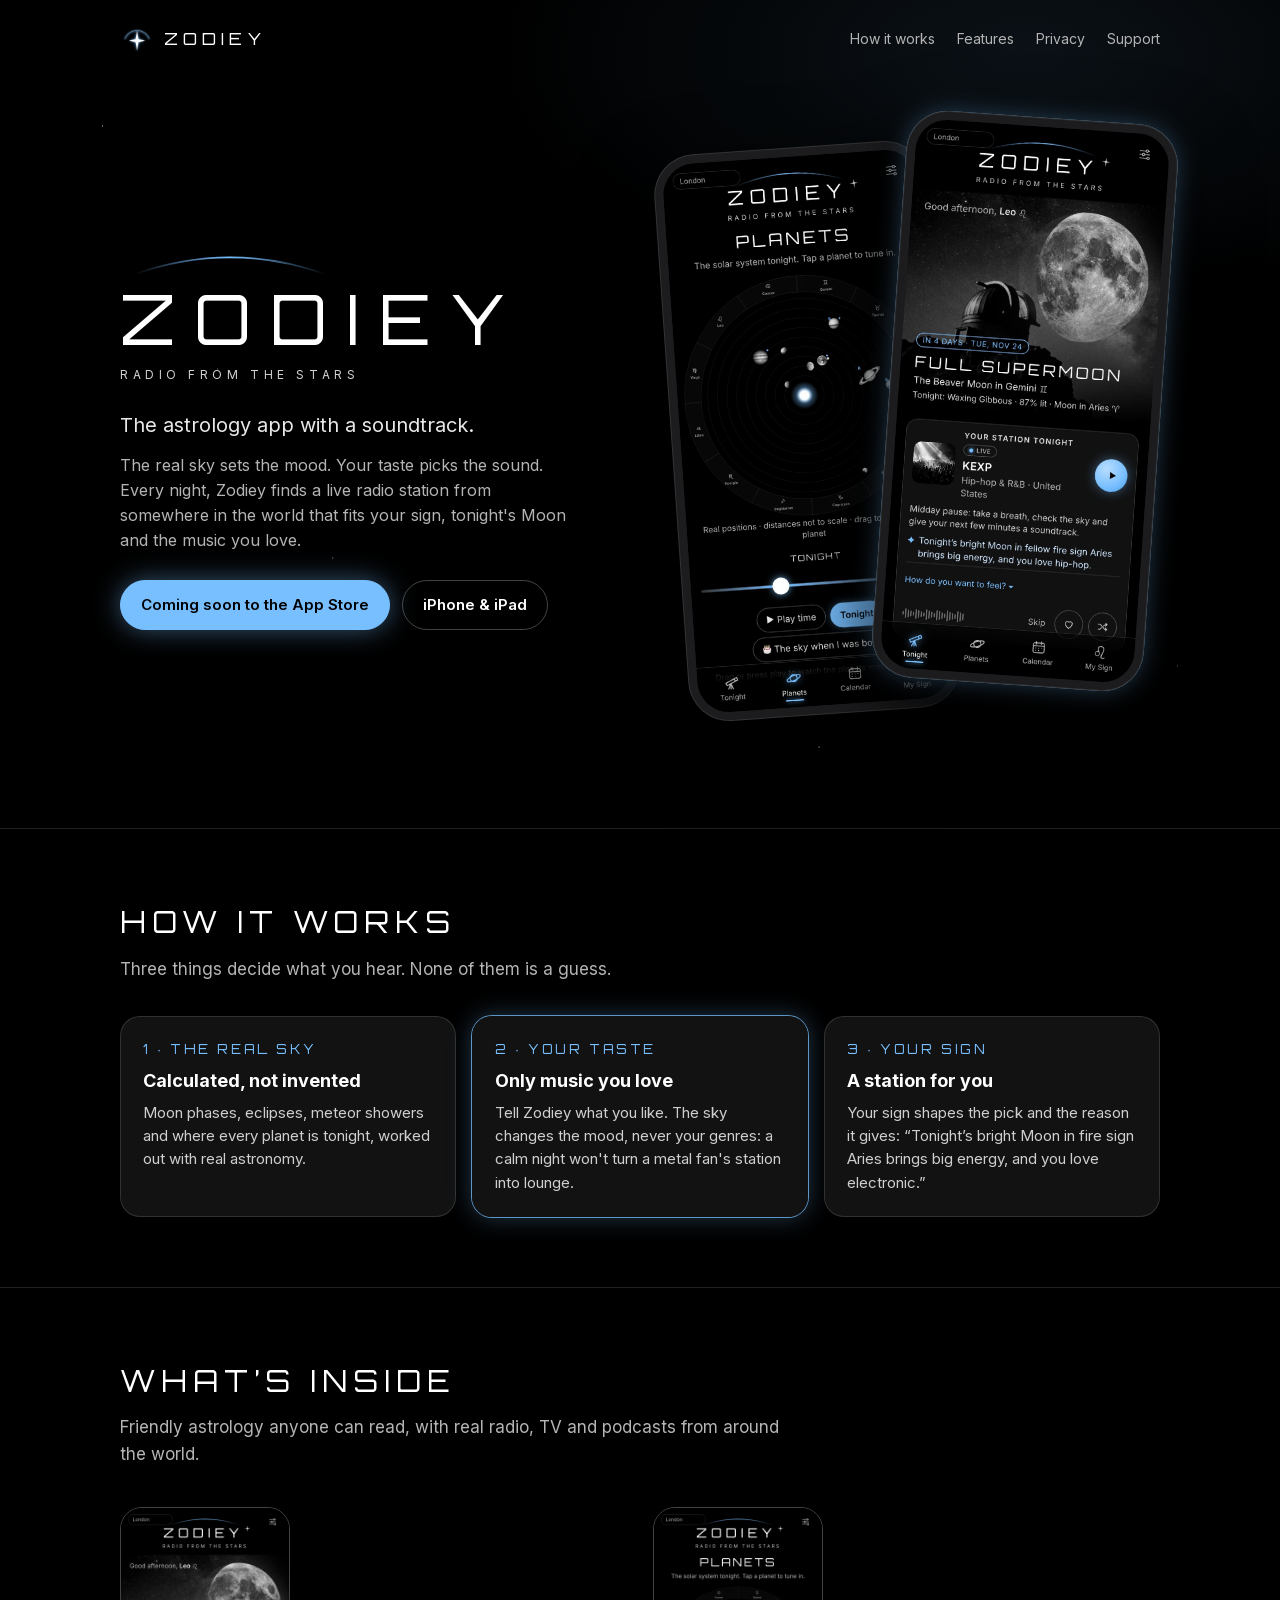
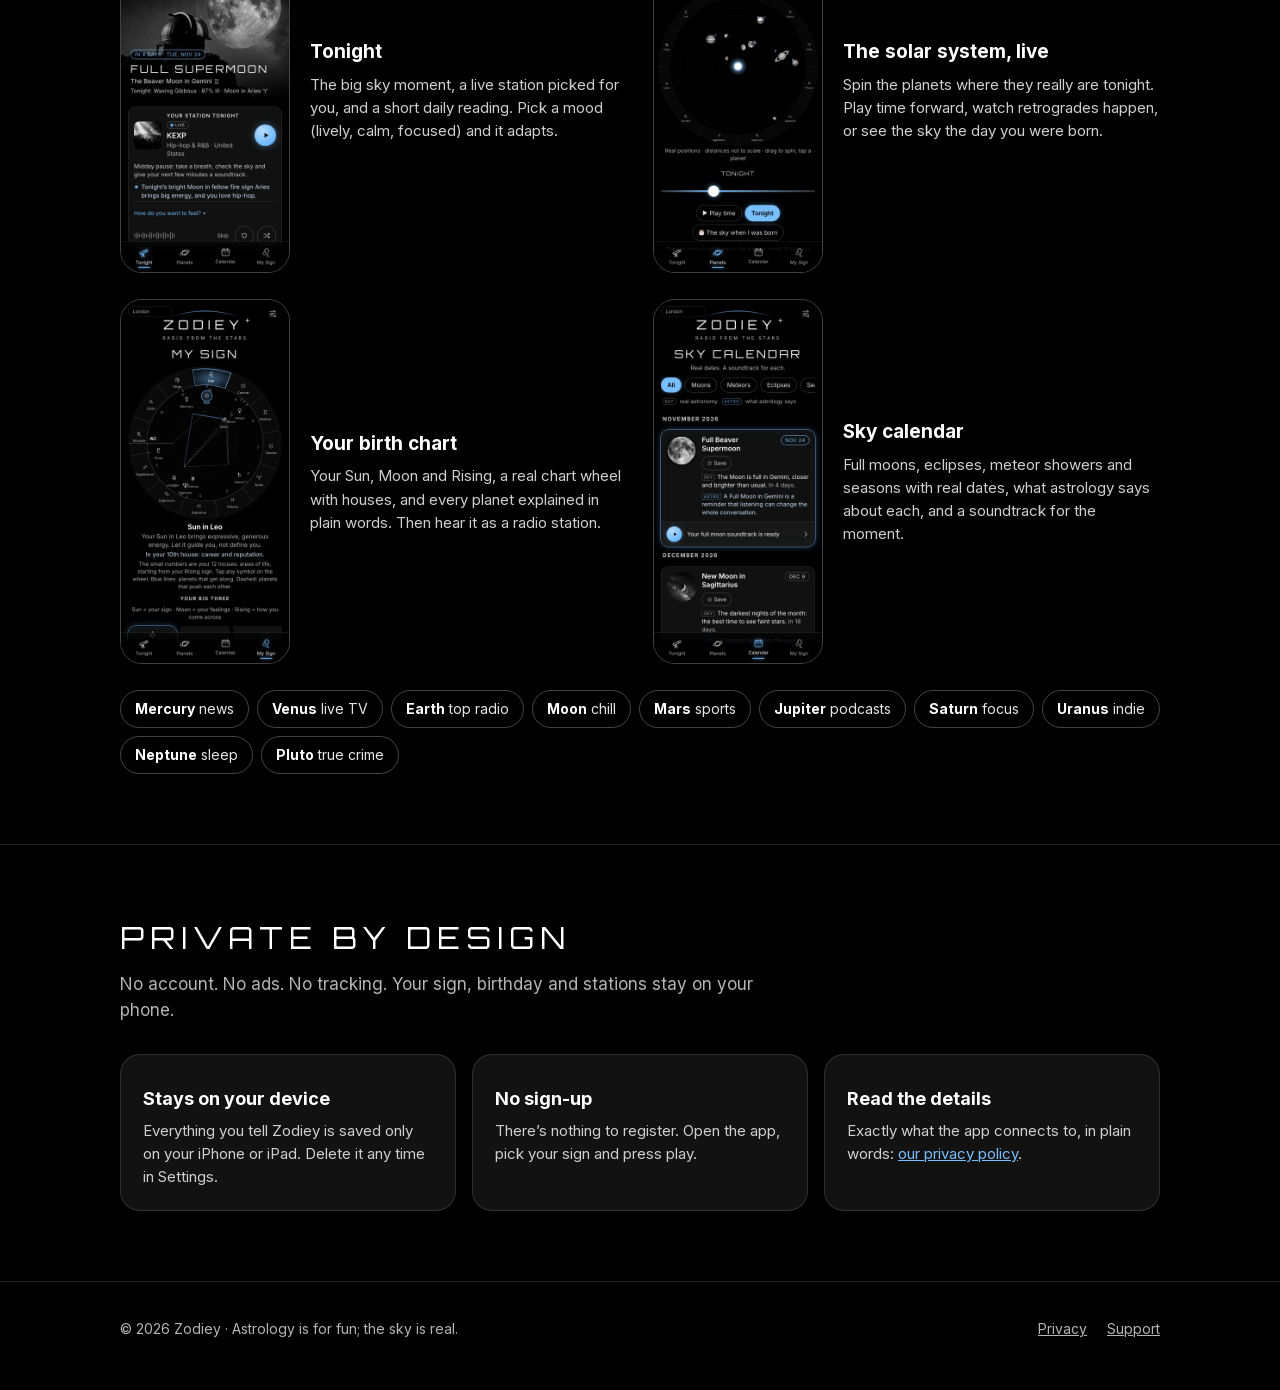
<file: index.html>
<!doctype html>
<html lang="en">
<head>
  <meta charset="utf-8">
  <meta name="viewport" content="width=device-width, initial-scale=1">
  <title>Zodiey: radio from the stars</title>
  <meta name="description" content="Zodiey is the astrology app with a soundtrack. The real sky sets the mood, your taste picks the sound: live world radio, TV and podcasts chosen for your sign.">
  <meta name="theme-color" content="#000000">
  <link rel="icon" href="img/favicon.png">
  <link rel="apple-touch-icon" href="img/icon-180.png">
  <meta property="og:title" content="Zodiey: radio from the stars">
  <meta property="og:description" content="The astrology app with a soundtrack. The sky sets the mood, your taste picks the sound.">
  <meta property="og:image" content="img/shot-tonight.jpg">
  <link rel="stylesheet" href="style.css">
</head>
<body>
  <header class="wrap top">
    <a class="brand" href="./"><img src="img/icon-180.png" alt=""><span>ZODIEY</span></a>
    <nav>
      <a href="#how" class="hide-sm">How it works</a>
      <a href="#features" class="hide-sm">Features</a>
      <a href="privacy.html">Privacy</a>
      <a href="support.html">Support</a>
    </nav>
  </header>

  <main>
    <section class="wrap hero">
      <div>
        <svg class="arc" viewBox="0 0 300 40" aria-hidden="true"><defs><linearGradient id="g" x1="0" x2="1"><stop offset="0" stop-color="#78BFFF" stop-opacity="0"/><stop offset=".5" stop-color="#78BFFF"/><stop offset="1" stop-color="#78BFFF" stop-opacity="0"/></linearGradient></defs><path d="M20 38 Q150 -8 280 38" fill="none" stroke="url(#g)" stroke-width="2.2"/></svg>
        <h1>ZODIEY</h1>
        <p class="tag">RADIO FROM THE STARS</p>
        <p class="lead">The astrology app with a soundtrack.</p>
        <p class="sub">The real sky sets the mood. Your taste picks the sound. Every night, Zodiey finds a live radio station from somewhere in the world that fits your sign, tonight's Moon and the music you love.</p>
        <div class="badges">
          <span class="badge primary">Coming soon to the App Store</span>
          <span class="badge">iPhone &amp; iPad</span>
        </div>
      </div>
      <div class="phones" aria-hidden="true">
        <div class="phone a"><img src="img/shot-planets.jpg" alt=""></div>
        <div class="phone b"><img src="img/shot-tonight.jpg" alt=""></div>
      </div>
    </section>

    <section class="block" id="how">
      <div class="wrap">
        <h2>How it works</h2>
        <p class="intro">Three things decide what you hear. None of them is a guess.</p>
        <div class="how">
          <div class="card"><div class="num">1 · THE REAL SKY</div><h3>Calculated, not invented</h3><p>Moon phases, eclipses, meteor showers and where every planet is tonight, worked out with real astronomy.</p></div>
          <div class="card on"><div class="num">2 · YOUR TASTE</div><h3>Only music you love</h3><p>Tell Zodiey what you like. The sky changes the mood, never your genres: a calm night won't turn a metal fan's station into lounge.</p></div>
          <div class="card"><div class="num">3 · YOUR SIGN</div><h3>A station for you</h3><p>Your sign shapes the pick and the reason it gives: “Tonight’s bright Moon in fire sign Aries brings big energy, and you love electronic.”</p></div>
        </div>
      </div>
    </section>

    <section class="block" id="features">
      <div class="wrap">
        <h2>What’s inside</h2>
        <p class="intro">Friendly astrology anyone can read, with real radio, TV and podcasts from around the world.</p>
        <div class="features">
          <div class="feature"><img src="img/shot-tonight.jpg" alt="Zodiey's Tonight screen with the Moon and a radio station"><div><h3>Tonight</h3><p>The big sky moment, a live station picked for you, and a short daily reading. Pick a mood (lively, calm, focused) and it adapts.</p></div></div>
          <div class="feature"><img src="img/shot-planets.jpg" alt="The solar system as it is tonight"><div><h3>The solar system, live</h3><p>Spin the planets where they really are tonight. Play time forward, watch retrogrades happen, or see the sky the day you were born.</p></div></div>
          <div class="feature"><img src="img/shot-sign.jpg" alt="A birth chart wheel"><div><h3>Your birth chart</h3><p>Your Sun, Moon and Rising, a real chart wheel with houses, and every planet explained in plain words. Then hear it as a radio station.</p></div></div>
          <div class="feature"><img src="img/shot-calendar.jpg" alt="The sky calendar"><div><h3>Sky calendar</h3><p>Full moons, eclipses, meteor showers and seasons with real dates, what astrology says about each, and a soundtrack for the moment.</p></div></div>
        </div>
        <div class="planets">
          <span><b>Mercury</b> news</span><span><b>Venus</b> live TV</span><span><b>Earth</b> top radio</span><span><b>Moon</b> chill</span><span><b>Mars</b> sports</span>
          <span><b>Jupiter</b> podcasts</span><span><b>Saturn</b> focus</span><span><b>Uranus</b> indie</span><span><b>Neptune</b> sleep</span><span><b>Pluto</b> true crime</span>
        </div>
      </div>
    </section>

    <section class="block" id="privacy">
      <div class="wrap">
        <h2>Private by design</h2>
        <p class="intro">No account. No ads. No tracking. Your sign, birthday and stations stay on your phone.</p>
        <div class="privacy-box">
          <div class="card"><h3>Stays on your device</h3><p>Everything you tell Zodiey is saved only on your iPhone or iPad. Delete it any time in Settings.</p></div>
          <div class="card"><h3>No sign-up</h3><p>There’s nothing to register. Open the app, pick your sign and press play.</p></div>
          <div class="card"><h3>Read the details</h3><p>Exactly what the app connects to, in plain words: <a href="privacy.html">our privacy policy</a>.</p></div>
        </div>
      </div>
    </section>
  </main>

  <footer>
    <div class="wrap">
      <span>© 2026 Zodiey · Astrology is for fun; the sky is real.</span>
      <nav><a href="privacy.html">Privacy</a><a href="support.html">Support</a></nav>
    </div>
  </footer>
</body>
</html>
</file>
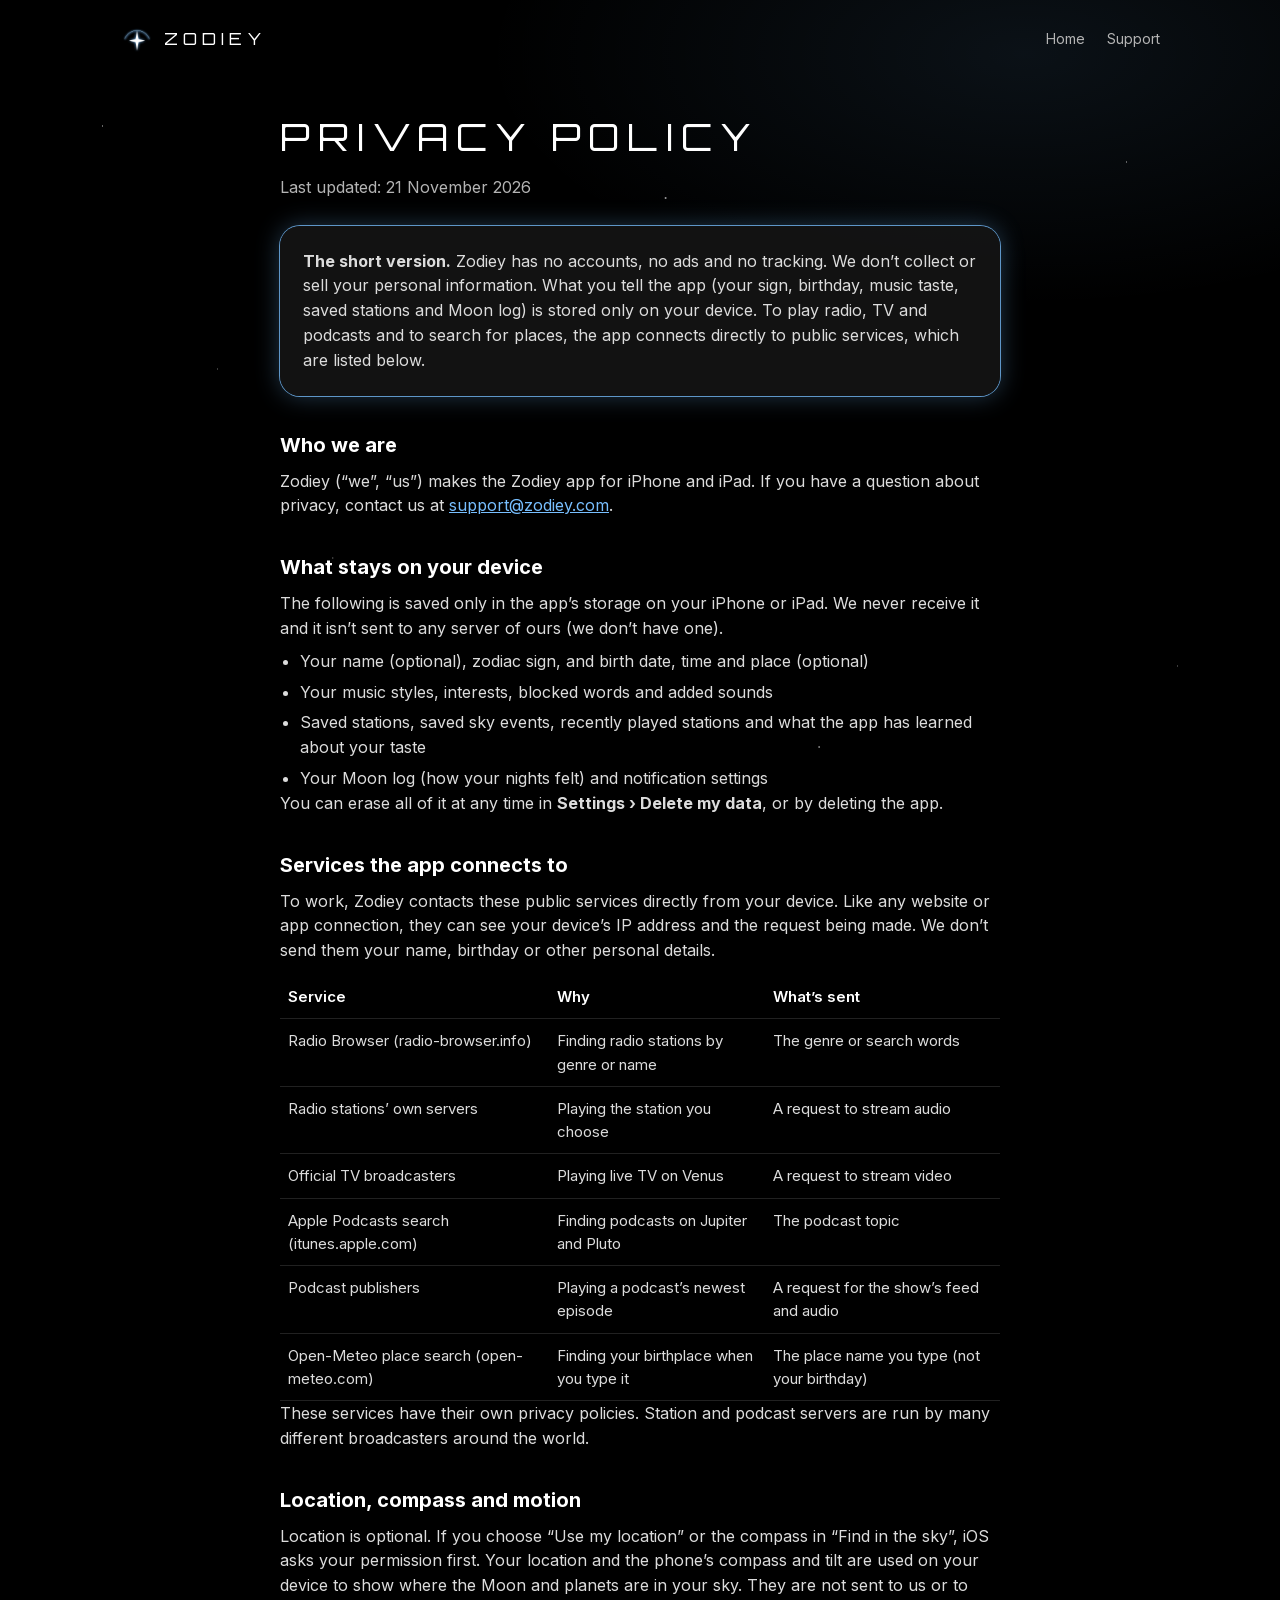
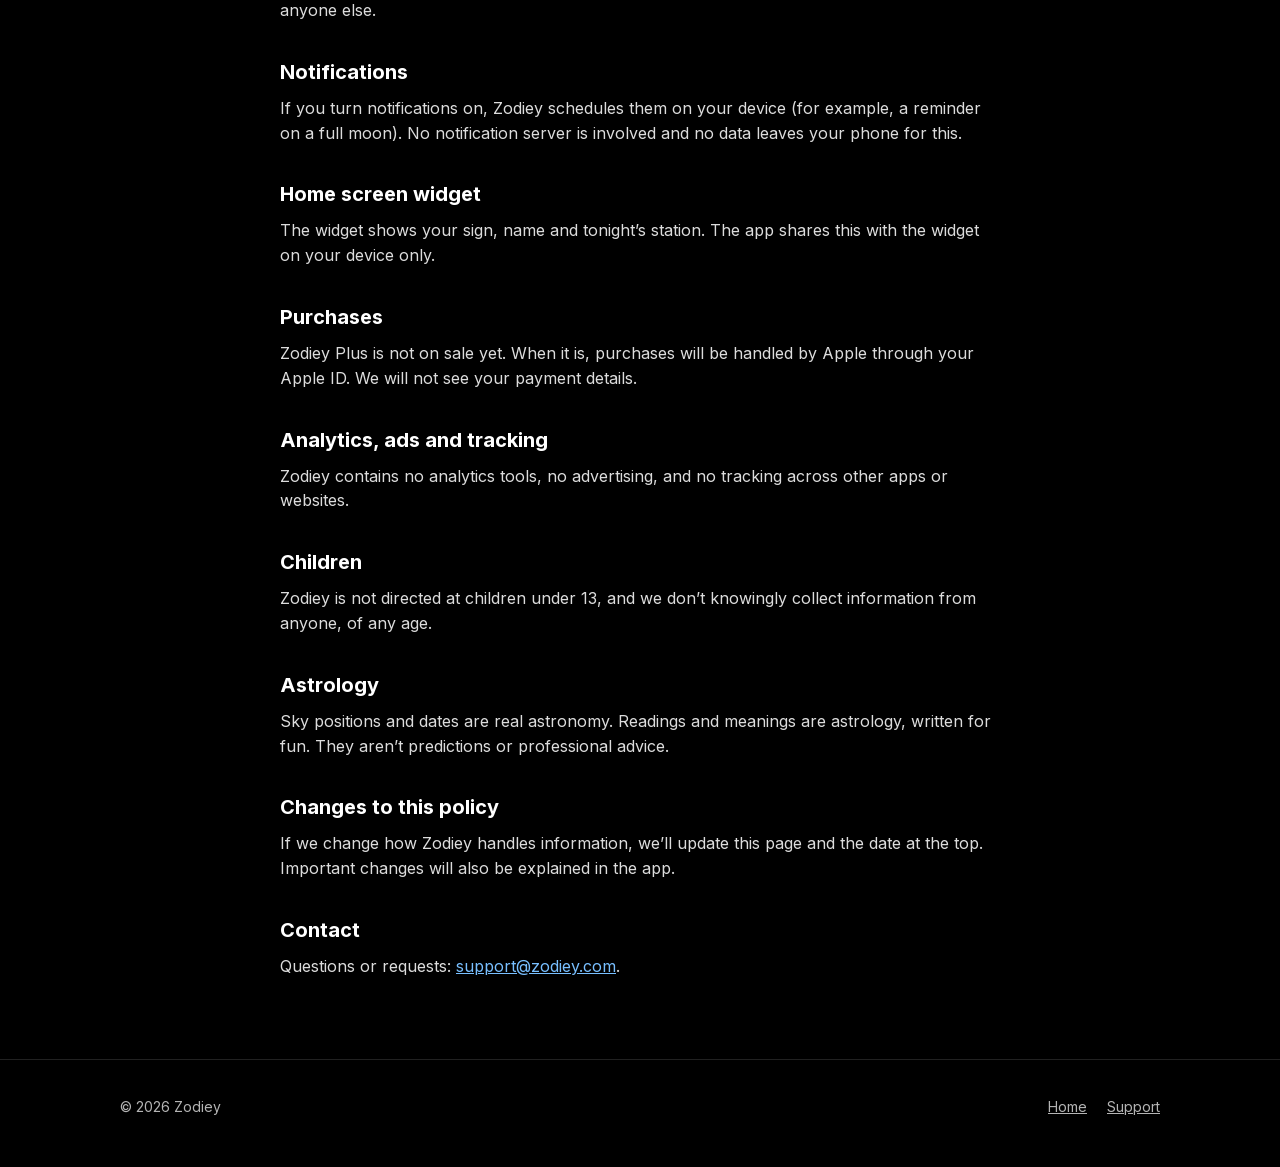
<file: privacy.html>
<!doctype html>
<html lang="en">
<head>
  <meta charset="utf-8">
  <meta name="viewport" content="width=device-width, initial-scale=1">
  <title>Privacy Policy · Zodiey</title>
  <meta name="description" content="How Zodiey handles your information: no account, no ads, no tracking. Your data stays on your device.">
  <meta name="theme-color" content="#000000">
  <link rel="icon" href="img/favicon.png">
  <link rel="stylesheet" href="style.css">
</head>
<body>
  <header class="wrap top">
    <a class="brand" href="./"><img src="img/icon-180.png" alt=""><span>ZODIEY</span></a>
    <nav><a href="./">Home</a><a href="support.html">Support</a></nav>
  </header>

  <main class="doc">
    <h1>Privacy Policy</h1>
    <p class="updated">Last updated: 21 November 2026</p>

    <div class="card on summary">
      <p><b>The short version.</b> Zodiey has no accounts, no ads and no tracking. We don’t collect or sell your personal information. What you tell the app (your sign, birthday, music taste, saved stations and Moon log) is stored only on your device. To play radio, TV and podcasts and to search for places, the app connects directly to public services, which are listed below.</p>
    </div>

    <h2>Who we are</h2>
    <p>Zodiey (“we”, “us”) makes the Zodiey app for iPhone and iPad. If you have a question about privacy, contact us at <a href="mailto:support@zodiey.com">support@zodiey.com</a>.</p>

    <h2>What stays on your device</h2>
    <p>The following is saved only in the app’s storage on your iPhone or iPad. We never receive it and it isn’t sent to any server of ours (we don’t have one).</p>
    <ul>
      <li>Your name (optional), zodiac sign, and birth date, time and place (optional)</li>
      <li>Your music styles, interests, blocked words and added sounds</li>
      <li>Saved stations, saved sky events, recently played stations and what the app has learned about your taste</li>
      <li>Your Moon log (how your nights felt) and notification settings</li>
    </ul>
    <p>You can erase all of it at any time in <b>Settings › Delete my data</b>, or by deleting the app.</p>

    <h2>Services the app connects to</h2>
    <p>To work, Zodiey contacts these public services directly from your device. Like any website or app connection, they can see your device’s IP address and the request being made. We don’t send them your name, birthday or other personal details.</p>
    <table>
      <tr><th>Service</th><th>Why</th><th>What’s sent</th></tr>
      <tr><td>Radio Browser (radio-browser.info)</td><td>Finding radio stations by genre or name</td><td>The genre or search words</td></tr>
      <tr><td>Radio stations’ own servers</td><td>Playing the station you choose</td><td>A request to stream audio</td></tr>
      <tr><td>Official TV broadcasters</td><td>Playing live TV on Venus</td><td>A request to stream video</td></tr>
      <tr><td>Apple Podcasts search (itunes.apple.com)</td><td>Finding podcasts on Jupiter and Pluto</td><td>The podcast topic</td></tr>
      <tr><td>Podcast publishers</td><td>Playing a podcast’s newest episode</td><td>A request for the show’s feed and audio</td></tr>
      <tr><td>Open-Meteo place search (open-meteo.com)</td><td>Finding your birthplace when you type it</td><td>The place name you type (not your birthday)</td></tr>
    </table>
    <p>These services have their own privacy policies. Station and podcast servers are run by many different broadcasters around the world.</p>

    <h2>Location, compass and motion</h2>
    <p>Location is optional. If you choose “Use my location” or the compass in “Find in the sky”, iOS asks your permission first. Your location and the phone’s compass and tilt are used on your device to show where the Moon and planets are in your sky. They are not sent to us or to anyone else.</p>

    <h2>Notifications</h2>
    <p>If you turn notifications on, Zodiey schedules them on your device (for example, a reminder on a full moon). No notification server is involved and no data leaves your phone for this.</p>

    <h2>Home screen widget</h2>
    <p>The widget shows your sign, name and tonight’s station. The app shares this with the widget on your device only.</p>

    <h2>Purchases</h2>
    <p>Zodiey Plus is not on sale yet. When it is, purchases will be handled by Apple through your Apple ID. We will not see your payment details.</p>

    <h2>Analytics, ads and tracking</h2>
    <p>Zodiey contains no analytics tools, no advertising, and no tracking across other apps or websites.</p>

    <h2>Children</h2>
    <p>Zodiey is not directed at children under 13, and we don’t knowingly collect information from anyone, of any age.</p>

    <h2>Astrology</h2>
    <p>Sky positions and dates are real astronomy. Readings and meanings are astrology, written for fun. They aren’t predictions or professional advice.</p>

    <h2>Changes to this policy</h2>
    <p>If we change how Zodiey handles information, we’ll update this page and the date at the top. Important changes will also be explained in the app.</p>

    <h2>Contact</h2>
    <p>Questions or requests: <a href="mailto:support@zodiey.com">support@zodiey.com</a>.</p>
  </main>

  <footer>
    <div class="wrap">
      <span>© 2026 Zodiey</span>
      <nav><a href="./">Home</a><a href="support.html">Support</a></nav>
    </div>
  </footer>
</body>
</html>
</file>
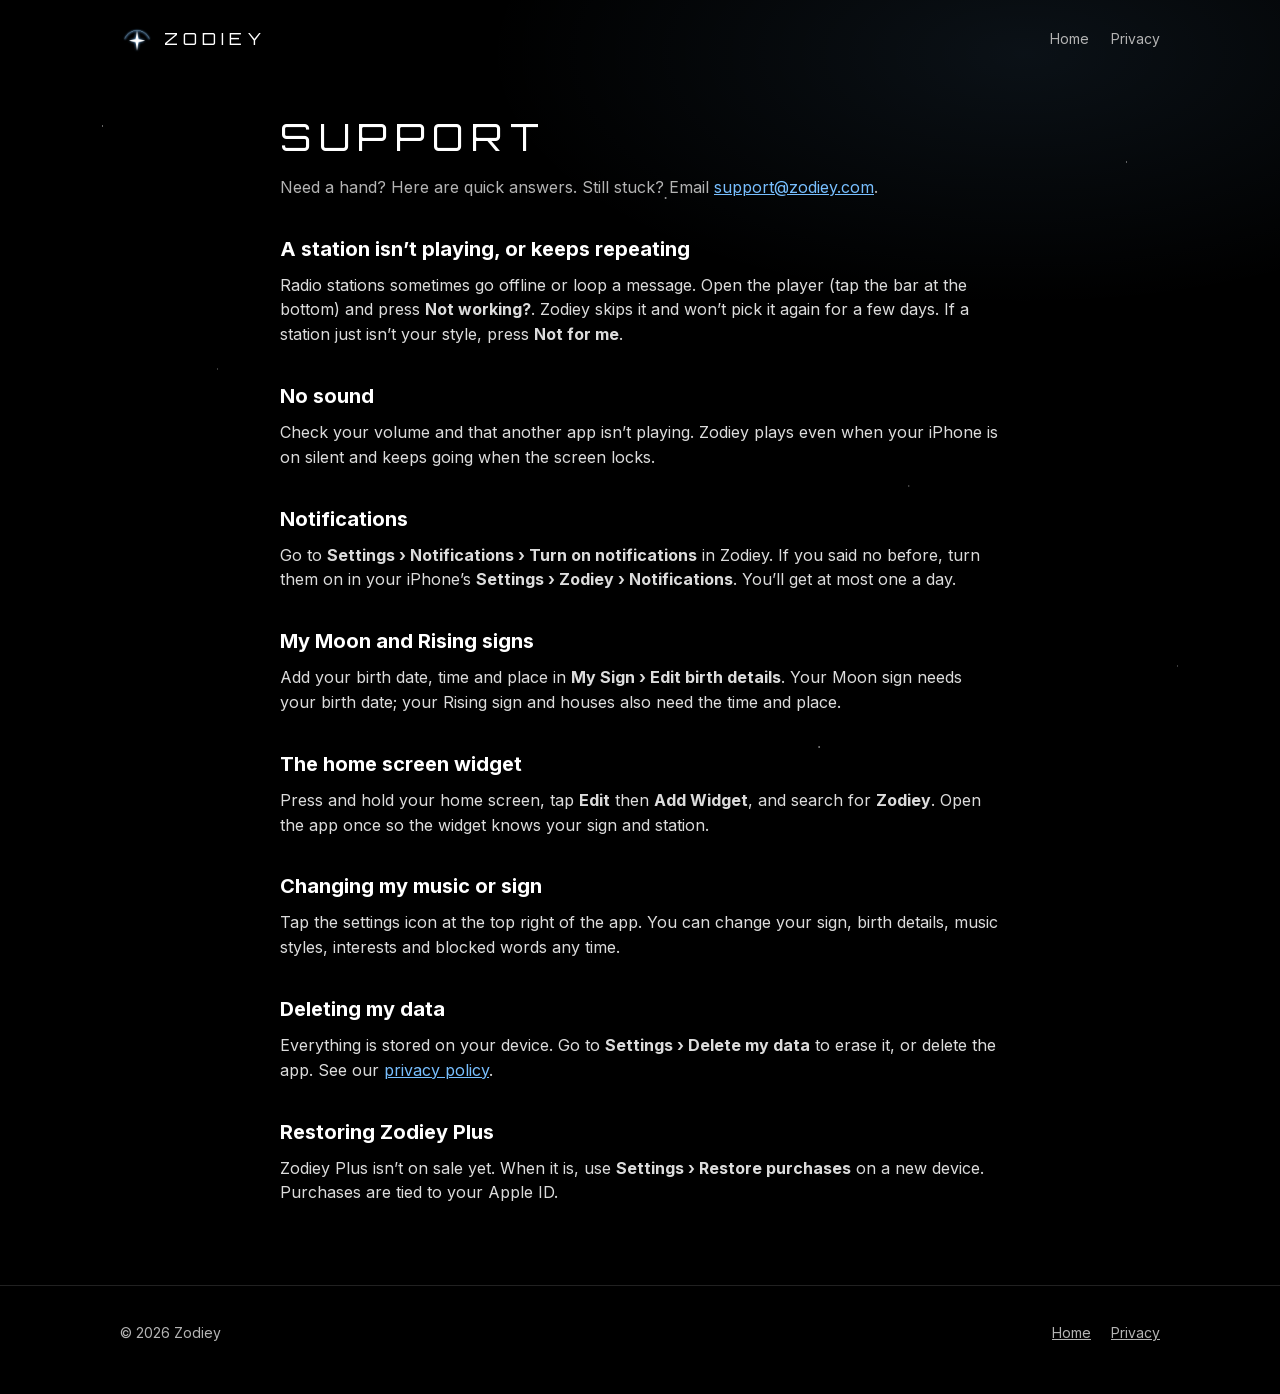
<file: support.html>
<!doctype html>
<html lang="en">
<head>
  <meta charset="utf-8">
  <meta name="viewport" content="width=device-width, initial-scale=1">
  <title>Support · Zodiey</title>
  <meta name="description" content="Help with Zodiey: stations, notifications, your birth chart, widgets and your data.">
  <meta name="theme-color" content="#000000">
  <link rel="icon" href="img/favicon.png">
  <link rel="stylesheet" href="style.css">
</head>
<body>
  <header class="wrap top">
    <a class="brand" href="./"><img src="img/icon-180.png" alt=""><span>ZODIEY</span></a>
    <nav><a href="./">Home</a><a href="privacy.html">Privacy</a></nav>
  </header>

  <main class="doc">
    <h1>Support</h1>
    <p class="updated">Need a hand? Here are quick answers. Still stuck? Email <a href="mailto:support@zodiey.com">support@zodiey.com</a>.</p>

    <h2>A station isn’t playing, or keeps repeating</h2>
    <p>Radio stations sometimes go offline or loop a message. Open the player (tap the bar at the bottom) and press <b>Not working?</b>. Zodiey skips it and won’t pick it again for a few days. If a station just isn’t your style, press <b>Not for me</b>.</p>

    <h2>No sound</h2>
    <p>Check your volume and that another app isn’t playing. Zodiey plays even when your iPhone is on silent and keeps going when the screen locks.</p>

    <h2>Notifications</h2>
    <p>Go to <b>Settings › Notifications › Turn on notifications</b> in Zodiey. If you said no before, turn them on in your iPhone’s <b>Settings › Zodiey › Notifications</b>. You’ll get at most one a day.</p>

    <h2>My Moon and Rising signs</h2>
    <p>Add your birth date, time and place in <b>My Sign › Edit birth details</b>. Your Moon sign needs your birth date; your Rising sign and houses also need the time and place.</p>

    <h2>The home screen widget</h2>
    <p>Press and hold your home screen, tap <b>Edit</b> then <b>Add Widget</b>, and search for <b>Zodiey</b>. Open the app once so the widget knows your sign and station.</p>

    <h2>Changing my music or sign</h2>
    <p>Tap the settings icon at the top right of the app. You can change your sign, birth details, music styles, interests and blocked words any time.</p>

    <h2>Deleting my data</h2>
    <p>Everything is stored on your device. Go to <b>Settings › Delete my data</b> to erase it, or delete the app. See our <a href="privacy.html">privacy policy</a>.</p>

    <h2>Restoring Zodiey Plus</h2>
    <p>Zodiey Plus isn’t on sale yet. When it is, use <b>Settings › Restore purchases</b> on a new device. Purchases are tied to your Apple ID.</p>
  </main>

  <footer>
    <div class="wrap">
      <span>© 2026 Zodiey</span>
      <nav><a href="./">Home</a><a href="privacy.html">Privacy</a></nav>
    </div>
  </footer>
</body>
</html>
</file>
<file: style.css>
/* Zodiey website: the app's look (black, silver, white and one Celestial Blue). Fonts are local. */
@font-face { font-family: 'Inter'; font-weight: 300 700; font-display: swap; src: url('fonts/inter-latin.woff2') format('woff2'); }
@font-face { font-family: 'Orbitron'; font-weight: 400 700; font-display: swap; src: url('fonts/orbitron-latin.woff2') format('woff2'); }

:root {
  --black: #000; --charcoal: #171717; --silver: #b4b4b4; --white: #fff; --blue: #78bfff;
  --line: rgba(255,255,255,.13); --line2: rgba(255,255,255,.26);
  --glow: 0 0 0 1px rgba(120,191,255,.75), 0 0 24px rgba(120,191,255,.3);
}
* { box-sizing: border-box; margin: 0; padding: 0; }
html { scroll-behavior: smooth; }
html { overflow-x: clip; }
body { background: var(--black); color: var(--white); font-family: Inter, -apple-system, 'Helvetica Neue', Arial, sans-serif; line-height: 1.55; -webkit-font-smoothing: antialiased; }
body::before { content: ''; position: fixed; inset: 0; z-index: -1; pointer-events: none;
  background: radial-gradient(1px 1px at 8% 14%, #fffc, transparent), radial-gradient(1px 1px at 26% 62%, #fff8, transparent),
    radial-gradient(1.4px 1.4px at 52% 22%, #fffd, transparent), radial-gradient(1px 1px at 71% 54%, #fff9, transparent),
    radial-gradient(1px 1px at 88% 18%, #fffb, transparent), radial-gradient(1px 1px at 17% 41%, #fff7, transparent),
    radial-gradient(1.4px 1.4px at 64% 83%, #fffb, transparent), radial-gradient(1px 1px at 92% 74%, #fff7, transparent),
    radial-gradient(ellipse 60% 40% at 80% 6%, rgba(120,191,255,.09), transparent 70%), #000; }
a { color: var(--blue); }
img { display: block; max-width: 100%; }
.wrap { max-width: 1080px; margin: 0 auto; padding: 0 20px; }
.display { font-family: Orbitron, 'Helvetica Neue', sans-serif; font-weight: 400; letter-spacing: .2em; text-transform: uppercase; }

/* Header */
.top { display: flex; align-items: center; justify-content: space-between; padding-top: 22px; padding-bottom: 22px; }
.brand { display: flex; align-items: center; gap: 10px; color: #fff; text-decoration: none; }
.brand img { width: 34px; height: 34px; border-radius: 8px; }
.brand span { font-family: Orbitron, sans-serif; letter-spacing: .3em; font-size: 17px; }
.top nav { display: flex; gap: 22px; font-size: 14px; }
.top nav a { color: var(--silver); text-decoration: none; }
.top nav a:hover { color: #fff; }

/* Hero */
.hero { display: grid; grid-template-columns: 1.05fr 1fr; gap: 40px; align-items: center; padding-top: 40px; padding-bottom: 70px; }
.arc { width: 220px; height: 30px; display: block; margin-bottom: 8px; }
.hero h1 { font-family: Orbitron, sans-serif; font-weight: 400; letter-spacing: .28em; font-size: clamp(42px, 7vw, 68px); line-height: 1.05; }
.tag { letter-spacing: .38em; font-size: 12px; color: #d0d0d0; margin-top: 10px; }
.lead { font-size: 20px; color: #e8e8e8; margin-top: 26px; max-width: 30ch; }
.sub { color: var(--silver); margin-top: 12px; max-width: 46ch; }
.badges { display: flex; gap: 12px; margin-top: 28px; flex-wrap: wrap; }
.badge { display: inline-flex; align-items: center; gap: 10px; padding: 12px 20px; border-radius: 999px; border: 1px solid var(--line2); color: #fff; text-decoration: none; font-weight: 600; font-size: 15px; }
.badge.primary { background: var(--blue); color: #000; border-color: var(--blue); box-shadow: 0 0 26px rgba(120,191,255,.45); }
.badge small { font-weight: 500; opacity: .75; }
.phones { position: relative; height: 640px; }
.phone { position: absolute; width: 270px; border-radius: 40px; padding: 8px; background: #1c1c1e; box-shadow: 0 0 0 1px #333, 0 30px 80px #000; }
.phone img { border-radius: 32px; }
.phone.a { left: 0; top: 30px; transform: rotate(-4deg); }
.phone.b { right: 0; top: 0; transform: rotate(4deg); box-shadow: 0 0 0 1px #333, var(--glow), 0 30px 80px #000; }

/* Sections */
section.block { padding: 70px 0; border-top: 1px solid var(--line); }
.block h2 { font-family: Orbitron, sans-serif; font-weight: 400; letter-spacing: .2em; font-size: clamp(22px, 3.4vw, 30px); text-transform: uppercase; }
.block .intro { color: var(--silver); margin-top: 10px; max-width: 60ch; font-size: 17px; }
.how { display: grid; grid-template-columns: repeat(3, 1fr); gap: 16px; margin-top: 34px; }
.card { background: rgba(23,23,23,.8); border: 1px solid var(--line); border-radius: 20px; padding: 22px; }
.card.on { box-shadow: var(--glow); border-color: transparent; }
.card .num { font-family: Orbitron, sans-serif; color: var(--blue); font-size: 13px; letter-spacing: .2em; }
.card h3 { font-size: 18px; margin: 8px 0 6px; }
.card p { color: #cfcfcf; font-size: 15px; }
.features { display: grid; grid-template-columns: repeat(2, 1fr); gap: 26px; margin-top: 40px; }
.feature { display: grid; grid-template-columns: 170px 1fr; gap: 20px; align-items: center; }
.feature img { border-radius: 22px; border: 1px solid var(--line2); }
.feature h3 { font-size: 19px; margin-bottom: 6px; }
.feature p { color: #cfcfcf; font-size: 15px; }
.planets { display: flex; flex-wrap: wrap; gap: 8px; margin-top: 26px; }
.planets span { border: 1px solid var(--line2); border-radius: 999px; padding: 7px 14px; font-size: 14px; color: #e6e6e6; }
.planets b { color: #fff; }
.privacy-box { display: grid; grid-template-columns: repeat(3, 1fr); gap: 16px; margin-top: 30px; }

/* Footer */
footer { border-top: 1px solid var(--line); padding: 36px 0 50px; color: var(--silver); font-size: 14px; }
footer .wrap { display: flex; justify-content: space-between; gap: 20px; flex-wrap: wrap; }
footer nav { display: flex; gap: 20px; }
footer a { color: var(--silver); }

/* Legal / text pages */
.doc { max-width: 760px; margin: 0 auto; padding: 30px 20px 80px; }
.doc h1 { font-family: Orbitron, sans-serif; font-weight: 400; letter-spacing: .2em; font-size: clamp(26px, 5vw, 38px); text-transform: uppercase; }
.doc .updated { color: var(--silver); margin-top: 8px; }
.doc .summary { margin-top: 26px; }
.doc h2 { font-size: 20px; margin-top: 34px; margin-bottom: 8px; }
.doc p, .doc li { color: #dcdcdc; font-size: 16px; }
.doc p + p { margin-top: 10px; }
.doc ul { margin: 8px 0 0 20px; display: flex; flex-direction: column; gap: 6px; }
.doc table { width: 100%; border-collapse: collapse; margin-top: 12px; font-size: 15px; }
.doc th, .doc td { text-align: left; padding: 10px 8px; border-bottom: 1px solid var(--line); vertical-align: top; color: #dcdcdc; }
.doc th { color: #fff; font-weight: 600; }

@media (max-width: 820px) {
  .top nav { gap: 14px; font-size: 13px; }
  .hero { grid-template-columns: 1fr; padding-top: 10px; }
  .badges { flex-direction: column; align-items: flex-start; }
  .badges .badge { justify-content: center; }
  .phones { height: 520px; max-width: 420px; margin: 0 auto; width: 100%; }
  .phone { width: 210px; border-radius: 32px; }
  .phone img { border-radius: 25px; }
  .how, .privacy-box { grid-template-columns: 1fr; }
  .features { grid-template-columns: 1fr; }
  .feature { grid-template-columns: 120px 1fr; }
}
@media (max-width: 420px) {
  .top nav a.hide-sm { display: none; }
  .phone { width: 180px; }
  .phones { height: 450px; }
}
</file>
